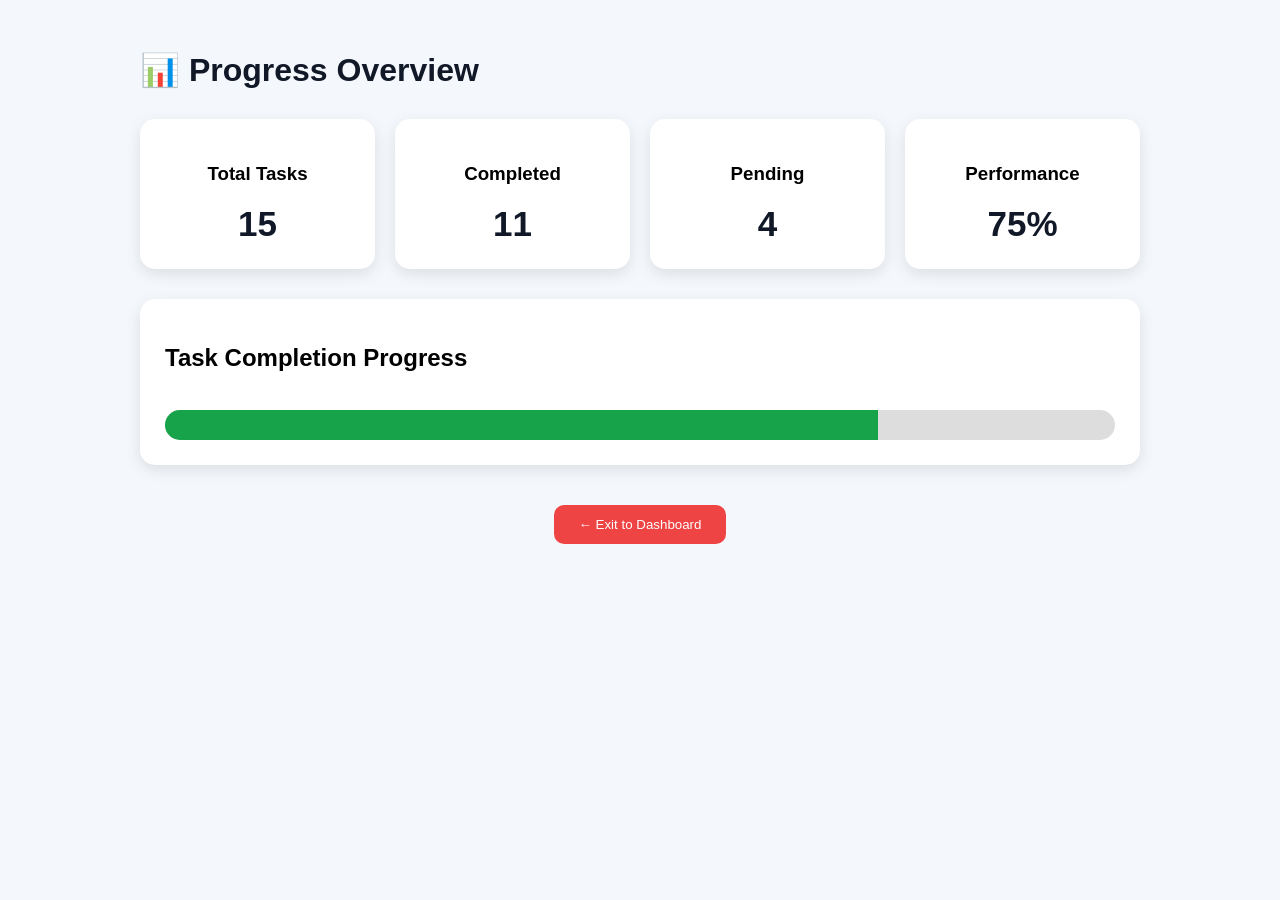
<file: progress.html>
<!DOCTYPE html>
<html>

<head>

<meta charset="UTF-8">
<title>Progress</title>

<style>

body{

font-family:Inter,sans-serif;
background:#f4f7fb;
padding:30px;
margin:0;

}

.container{

max-width:1000px;
margin:auto;

}

h1{

margin-bottom:30px;
color:#111827;

}

.cards{

display:grid;
grid-template-columns:repeat(auto-fit,minmax(220px,1fr));
gap:20px;

}

.card{

background:white;
padding:25px;
border-radius:15px;
box-shadow:0px 5px 15px rgba(0,0,0,.1);
text-align:center;

}

.number{

font-size:35px;
font-weight:bold;
margin-top:15px;
color:#111827;
}

.progress-container{

margin-top:30px;
background:white;
padding:25px;
border-radius:15px;
box-shadow:0px 5px 15px rgba(0,0,0,.1);

}

.progress-bar{

width:100%;
height:30px;
background:#ddd;
border-radius:20px;
overflow:hidden;

}

.progress{

width:75%;
height:100%;
background:#16a34a;

}

.exit{

margin-top:40px;
display:flex;
justify-content:center;

}

.exit button{

padding:12px 25px;
background:#ef4444;
border:none;
color:white;
border-radius:10px;
cursor:pointer;

}

</style>

</head>

<body>

<div class="container">

<h1>📊 Progress Overview</h1>

<div class="cards">

<div class="card">

<h3>Total Tasks</h3>

<div class="number">
15
</div>

</div>

<div class="card">

<h3>Completed</h3>

<div class="number">
11
</div>

</div>

<div class="card">

<h3>Pending</h3>

<div class="number">
4
</div>

</div>

<div class="card">

<h3>Performance</h3>

<div class="number">
75%
</div>

</div>

</div>

<div class="progress-container">

<h2>Task Completion Progress</h2>

<br>

<div class="progress-bar">

<div class="progress">

</div>

</div>

</div>

<div class="exit">

<button onclick="goBack()">

← Exit to Dashboard

</button>

</div>

</div>

<script>

function goBack(){

window.location="Dashboard.html";

}

</script>

</body>
</html>
</file>
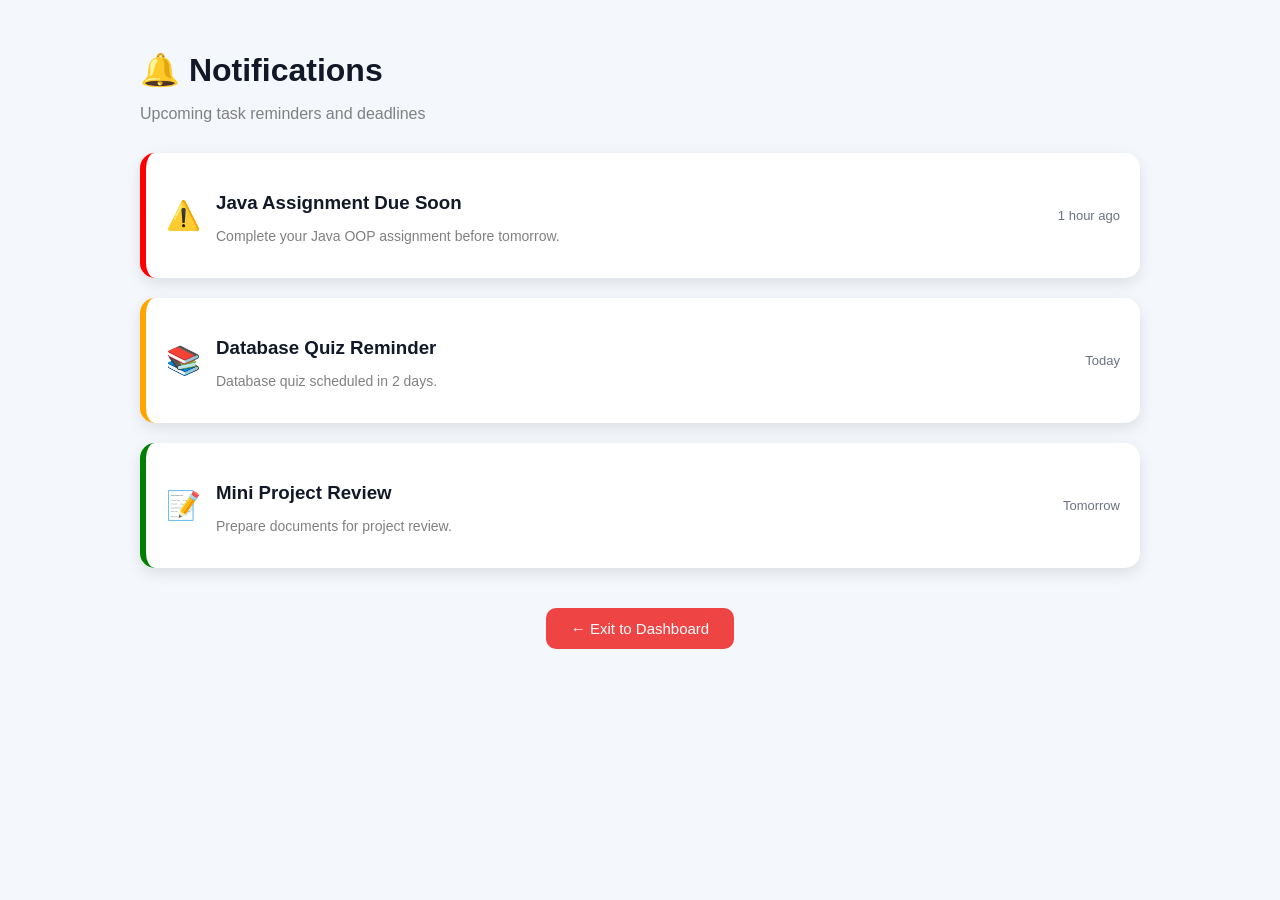
<file: reminder.html>
<!DOCTYPE html>
<html lang="en">

<head>
<meta charset="UTF-8">
<title>Notifications</title>

<style>

body{
font-family:Inter,sans-serif;
background:#f4f7fb;
margin:0;
padding:30px;
}

.container{
max-width:1000px;
margin:auto;
}

h1{
color:#111827;
margin-bottom:10px;
}

.subtitle{
color:gray;
margin-bottom:30px;
}

.notification-list{
display:flex;
flex-direction:column;
gap:20px;
}

.notification{

background:white;
padding:20px;
border-radius:15px;
box-shadow:0px 5px 15px rgba(0,0,0,.1);

display:flex;
justify-content:space-between;
align-items:center;
}

.notification:hover{

transform:translateY(-3px);
transition:.3s;
}

.left{

display:flex;
gap:15px;
align-items:center;
}

.icon{

font-size:28px;
}

.message h3{

margin-bottom:8px;
color:#111827;
}

.message p{

color:gray;
font-size:14px;
}

.high{

border-left:6px solid red;
}

.medium{

border-left:6px solid orange;
}

.low{

border-left:6px solid green;
}

.time{

font-size:13px;
color:#6b7280;
}

.exit{

margin-top:40px;
display:flex;
justify-content:center;
}

.exit button{

padding:12px 25px;
border:none;
border-radius:10px;
background:#ef4444;
color:white;
cursor:pointer;
font-size:15px;
}

</style>

</head>

<body>

<div class="container">

<h1>🔔 Notifications</h1>

<p class="subtitle">
Upcoming task reminders and deadlines
</p>

<div class="notification-list">

<div class="notification high">

<div class="left">

<div class="icon">
⚠️
</div>

<div class="message">

<h3>Java Assignment Due Soon</h3>

<p>
Complete your Java OOP assignment before tomorrow.
</p>

</div>

</div>

<div class="time">
1 hour ago
</div>

</div>


<div class="notification medium">

<div class="left">

<div class="icon">
📚
</div>

<div class="message">

<h3>Database Quiz Reminder</h3>

<p>
Database quiz scheduled in 2 days.
</p>

</div>

</div>

<div class="time">
Today
</div>

</div>


<div class="notification low">

<div class="left">

<div class="icon">
📝
</div>

<div class="message">

<h3>Mini Project Review</h3>

<p>
Prepare documents for project review.
</p>

</div>

</div>

<div class="time">
Tomorrow
</div>

</div>

</div>

<div class="exit">

<button onclick="goBack()">
← Exit to Dashboard
</button>

</div>

</div>

<script>

function goBack(){

window.location="Dashboard.html";

}

</script>

</body>

</html>
</file>
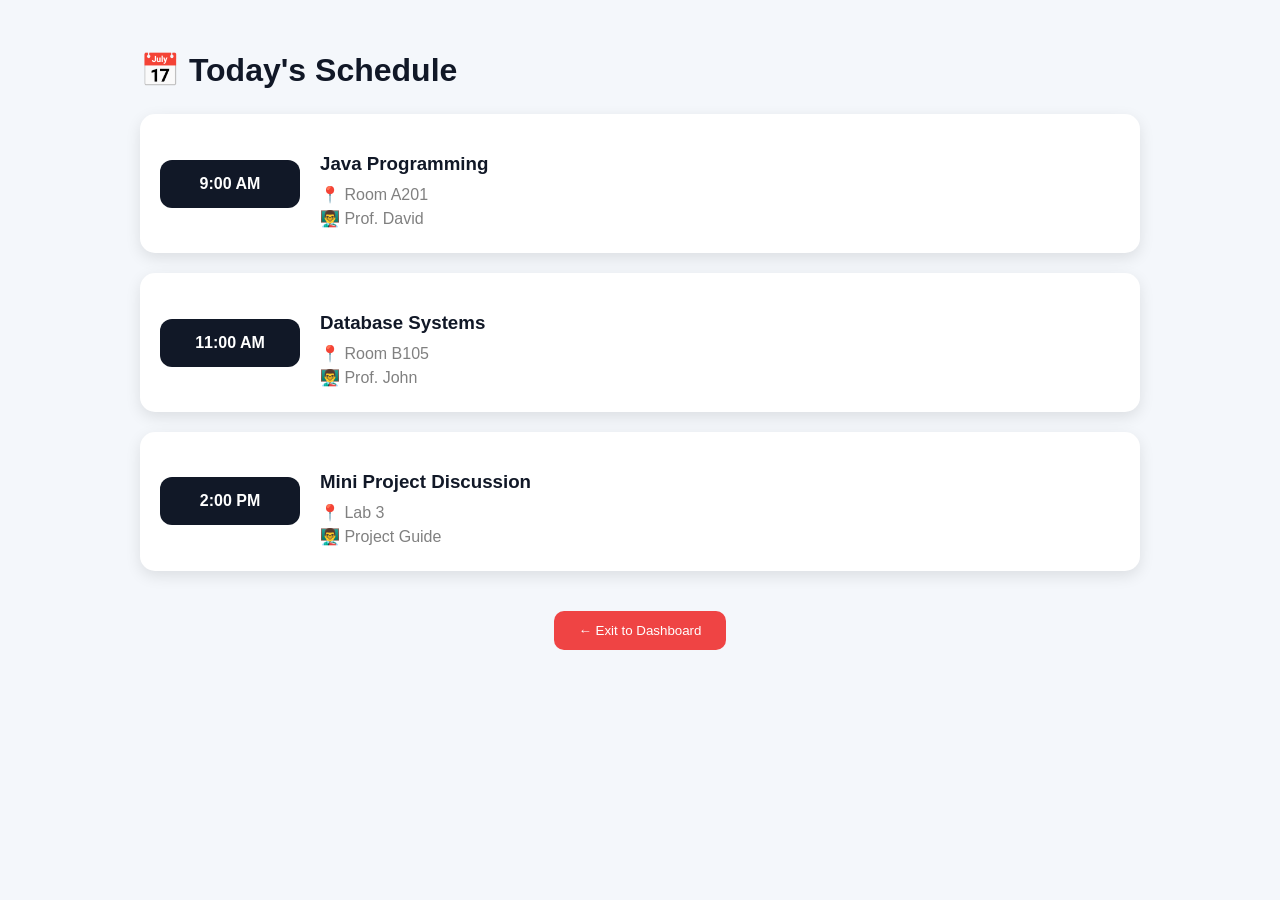
<file: schedule.html>
<!DOCTYPE html>
<html>

<head>
<meta charset="UTF-8">
<title>Schedule</title>

<style>

body{
font-family:Inter,sans-serif;
background:#f4f7fb;
padding:30px;
margin:0;
}

.container{
max-width:1000px;
margin:auto;
}

h1{
color:#111827;
margin-bottom:25px;
}

.schedule-card{

background:white;
padding:20px;
margin-bottom:20px;
border-radius:15px;
box-shadow:0px 5px 15px rgba(0,0,0,.1);

display:flex;
gap:20px;
align-items:center;
}

.time{

background:#111827;
color:white;
padding:15px;
border-radius:12px;
width:110px;
text-align:center;
font-weight:bold;
}

.details h3{

margin-bottom:10px;
color:#111827;
}

.details p{

color:gray;
margin:5px 0;
}

.exit{

display:flex;
justify-content:center;
margin-top:40px;
}

.exit button{

padding:12px 25px;
border:none;
background:#ef4444;
color:white;
border-radius:10px;
cursor:pointer;
}

</style>

</head>

<body>

<div class="container">

<h1>📅 Today's Schedule</h1>

<div class="schedule-card">

<div class="time">
9:00 AM
</div>

<div class="details">

<h3>Java Programming</h3>

<p>📍 Room A201</p>

<p>👨‍🏫 Prof. David</p>

</div>

</div>

<div class="schedule-card">

<div class="time">
11:00 AM
</div>

<div class="details">

<h3>Database Systems</h3>

<p>📍 Room B105</p>

<p>👨‍🏫 Prof. John</p>

</div>

</div>

<div class="schedule-card">

<div class="time">
2:00 PM
</div>

<div class="details">

<h3>Mini Project Discussion</h3>

<p>📍 Lab 3</p>

<p>👨‍🏫 Project Guide</p>

</div>

</div>

<div class="exit">

<button onclick="goBack()">

← Exit to Dashboard

</button>

</div>

</div>

<script>

function goBack(){

window.location="Dashboard.html";

}

</script>

</body>
</html>
</file>
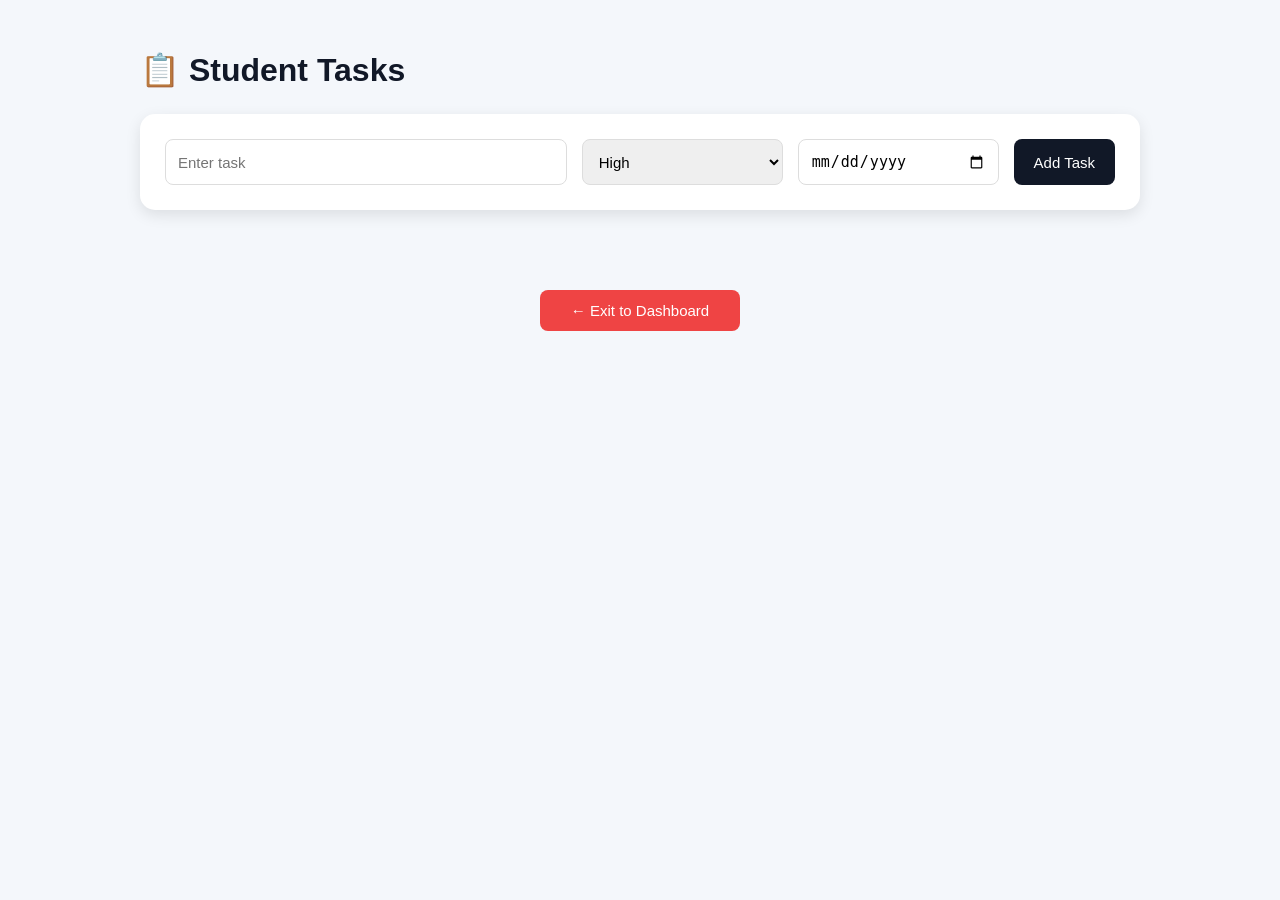
<file: task.html>
<!DOCTYPE html>
<html lang="en">

<head>
<meta charset="UTF-8">
<title>Task Manager</title>

<style>

body{
font-family:Inter,sans-serif;
background:#f4f7fb;
margin:0;
padding:30px;
}

.container{
max-width:1000px;
margin:auto;
}

h1{
color:#111827;
margin-bottom:25px;
}

.task-form{

background:white;
padding:25px;
border-radius:15px;
box-shadow:0px 5px 15px rgba(0,0,0,0.1);

display:grid;
grid-template-columns:2fr 1fr 1fr auto;
gap:15px;

margin-bottom:30px;
}

input,select{

padding:12px;
border-radius:8px;
border:1px solid #ddd;
font-size:15px;

}

button{

padding:12px 20px;
border:none;
border-radius:8px;
cursor:pointer;
font-size:15px;

}

.add-btn{

background:#111827;
color:white;
}

.task-list{

display:flex;
flex-direction:column;
gap:15px;

}

.task{

background:white;
padding:20px;
border-radius:15px;
box-shadow:0px 5px 15px rgba(0,0,0,0.1);

display:flex;
justify-content:space-between;
align-items:center;
}

.task-left h3{

margin-bottom:10px;
color:#111827;
}

.details{

display:flex;
gap:15px;
font-size:14px;
color:gray;
}

.priority{

padding:5px 10px;
border-radius:20px;
font-size:12px;
font-weight:bold;
}

.high{

background:#fee2e2;
color:red;
}

.medium{

background:#fef3c7;
color:#d97706;
}

.low{

background:#d1fae5;
color:green;
}

.delete{

background:red;
color:white;
}

.exit{

margin-top:50px;
display:flex;
justify-content:center;
}

.exit button{

background:#ef4444;
color:white;
width:200px;
}

.exit button:hover{

opacity:0.9;
}

</style>

</head>

<body>

<div class="container">

<h1>📋 Student Tasks</h1>

<div class="task-form">

<input
type="text"
id="taskInput"
placeholder="Enter task">

<select id="priority">

<option>High</option>
<option>Medium</option>
<option>Low</option>

</select>

<input
type="date"
id="date">

<button
class="add-btn"
onclick="addTask()">

Add Task

</button>

</div>

<div
class="task-list"
id="taskList">

</div>

<div class="exit">

<button onclick="goBack()">

← Exit to Dashboard

</button>

</div>

</div>

<script>

function addTask(){

let task=
document.getElementById("taskInput").value;

let priority=
document.getElementById("priority").value;

let date=
document.getElementById("date").value;

if(task==""){

alert("Enter task");

return;

}

let colorClass=
priority.toLowerCase();

let div=
document.createElement("div");

div.className="task";

div.innerHTML=`

<div class="task-left">

<h3>${task}</h3>

<div class="details">

<span class="priority ${colorClass}">
${priority}
</span>

<span>
📅 ${date}
</span>

<span>
Status: Pending
</span>

</div>

</div>

<button
class="delete"
onclick="this.parentElement.remove()">

Delete

</button>

`;

document
.getElementById("taskList")
.appendChild(div);

document
.getElementById("taskInput")
.value="";

}

function goBack(){

window.location="Dashboard.html";

}

</script>

</body>

</html>
</file>
